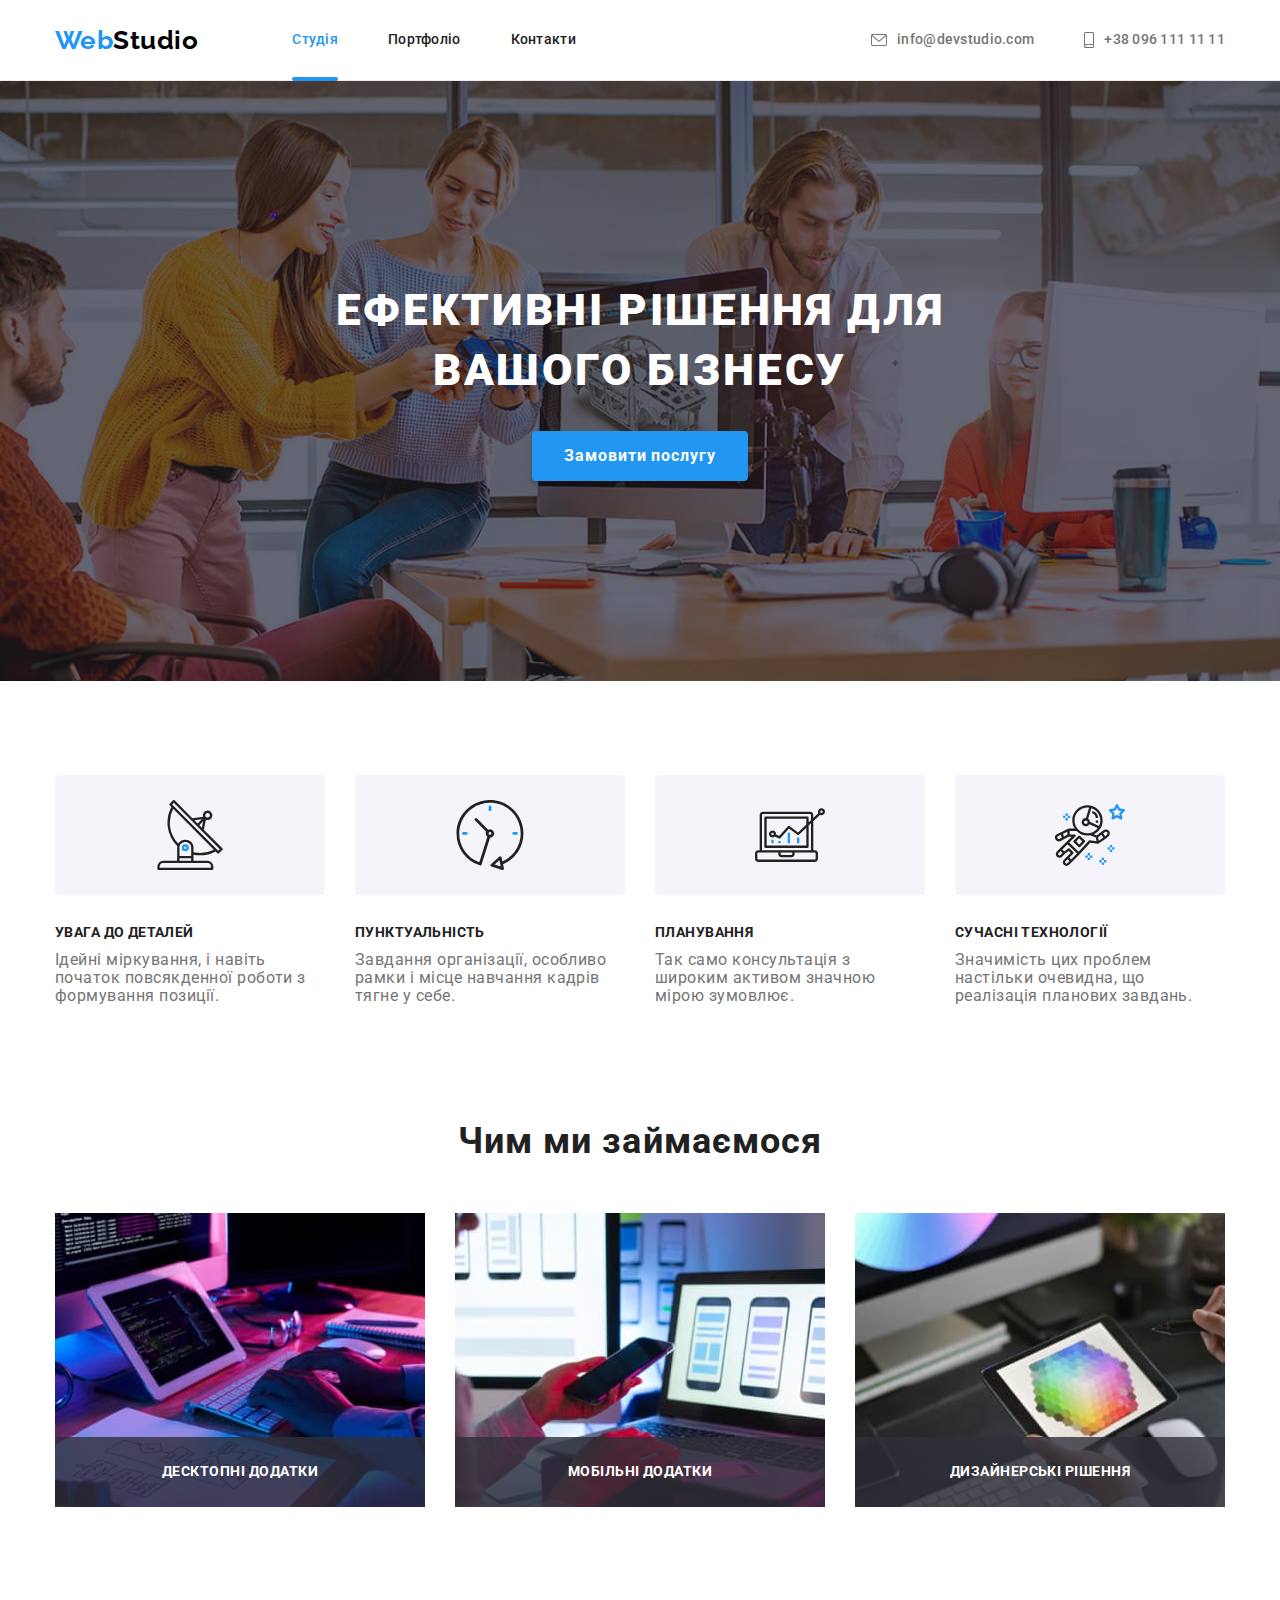
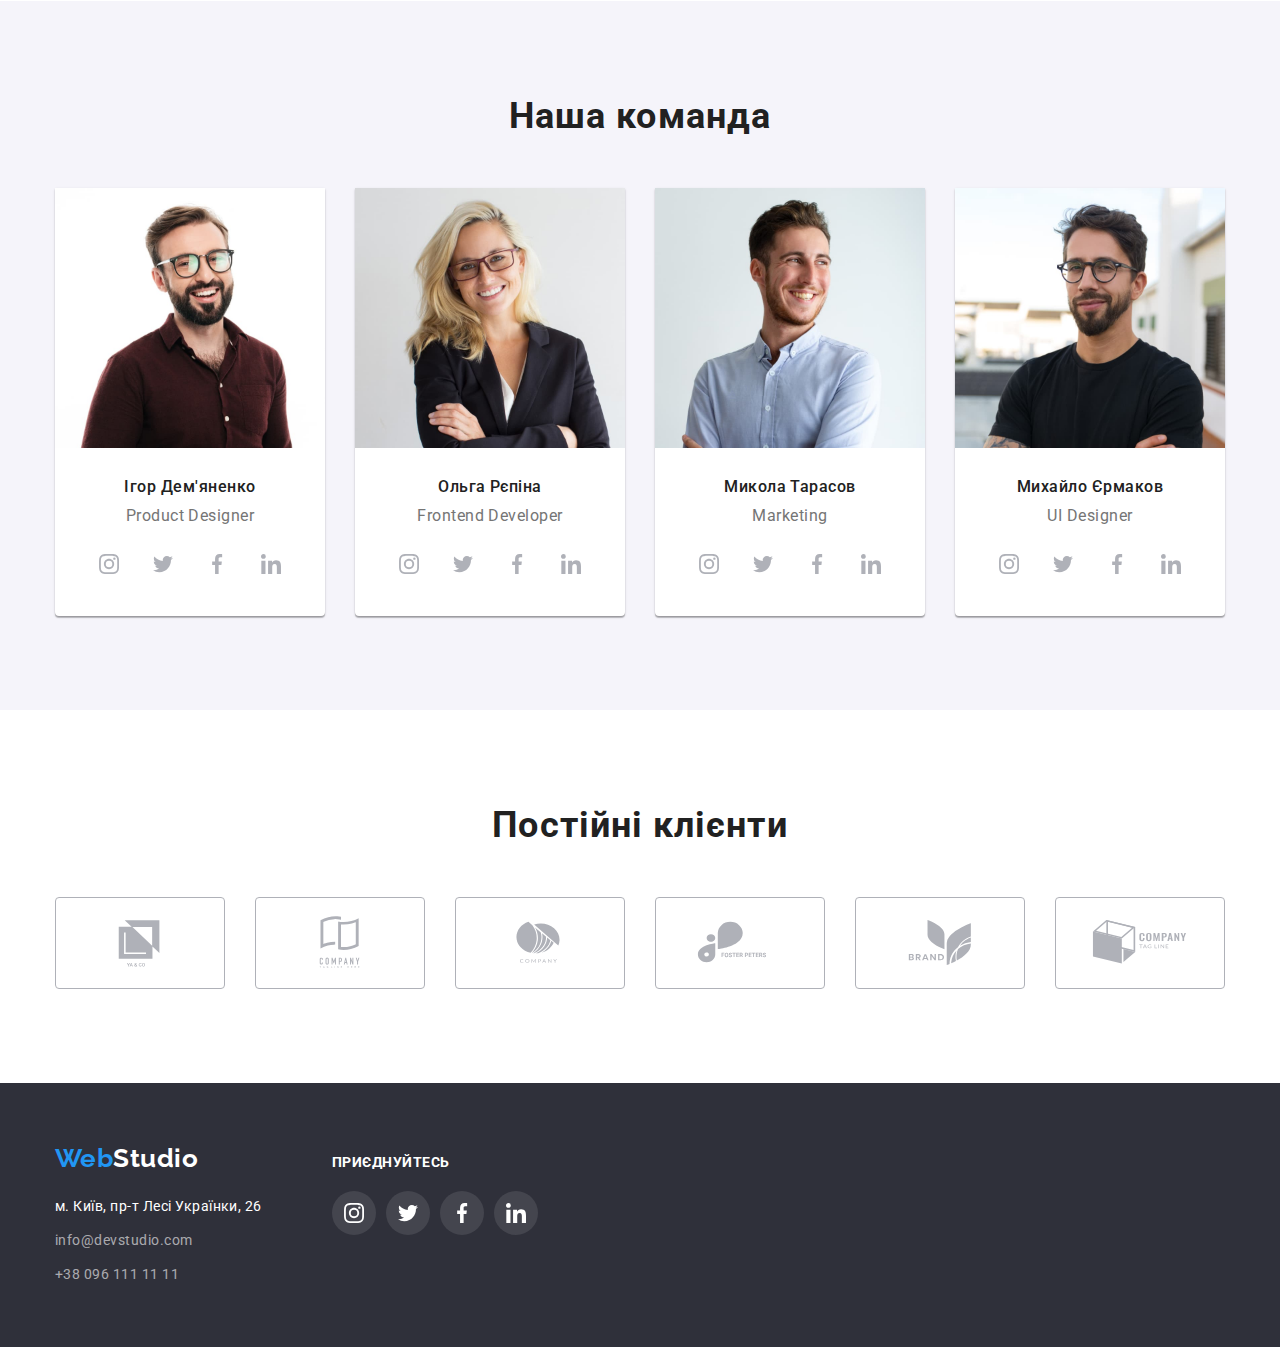
<file: index.html>
<!DOCTYPE html>
<html lang="uk">
<head>
    <meta charset="UTF-8">
    <meta http-equiv="X-UA-Compatible" content="IE=edge">
    <meta name="viewport" content="width=device-width, initial-scale=1.0">
    <title lang="en">Студія | WebStudio</title>
    <link rel="stylesheet" href="https://cdnjs.cloudflare.com/ajax/libs/modern-normalize/1.1.0/modern-normalize.min.css">
    <link rel="preconnect" href="https://fonts.googleapis.com">
    <link rel="preconnect" href="https://fonts.gstatic.com" crossorigin>
    <link href="https://fonts.googleapis.com/css2?family=Raleway:wght@700&family=Roboto:wght@400;500;700;900&display=swap"
        rel="stylesheet">
    <link href="./css/styles.css" rel="stylesheet" >
</head>
<body>
    <header class="header">
        <div class="container nav">
            <nav>
                <ul class="site-nav">
                    <li class="logo-item">
                        <a class="header-logo" href="./index.html" lang="en">
                            Web<span class="header-logo-color">Studio</span>
                        </a>
                    </li>
                    <li class="nav-item">
                        <a class="header-link nav-link curent" href="./index.html">
                            Студія
                        </a>
                    </li>
                    <li class="nav-item">
                        <a class="header-link nav-link" href="./portfolio.html">
                            Портфоліо
                        </a>  
                    </li>
                    <li class="nav-item">
                        <a class="header-link nav-link" href="#contacts">
                            Контакти
                        </a>  
                    </li>
                </ul>
            </nav>
            <ul class="heder-contacts">
                <li class="contact-item">
                    <a class="header-link contact-link" href="mailto:info@devstudio.com">
                        <svg class="icon-envelope" width="16" height="12">
                            <use href="./images/icons.svg#icon-envelope">
                            </use>
                        </svg>
                        <span>info@devstudio.com</span>
                    </a>
                </li>
                <li class="contact-item">
                    <a class="header-link contact-link" href="tel:+380961111111">
                        <svg class="icon-smartphone" width="10" height="16">
                            <use href="./images/icons.svg#icon-smartphone">
                            </use>
                        </svg>
                        <span>+38 096 111 11 11</span>
                    </a>
                </li>
            </ul>
        </div>
    </header>
    <main>
        <section class=" section hero-section">
            <h1 class="hero-title">
                Ефективні рішення для вашого бізнесу
            </h1>
            <button type="button" class="hero-btn" data-modal-open >
                Замовити послугу
            </button>
        </section >
        <section class="benefits-section section">
            <div class="container">
                <h2 class="visually-hidden">
                    Наші переваги
                </h2>
                <ul class="benefits-container">
                    <li class="benefits-item">
                        <div class="benefits-icon-bg">
                            <svg width="70" height="70">
                                <use href="./images/icons.svg#icon-antenna"></use>
                            </svg>
                        </div>
                        <h3 class="title sub-title">
                            Увага до деталей
                        </h3>
                        <p>
                            Ідейні міркування, і навіть початок повсякденної роботи з формування позиції.
                        </p>
                    </li>
                    <li class="benefits-item">
                        <div class="benefits-icon-bg">
                            <svg width="70" height="70">
                                <use href="./images/icons.svg#icon-clock"></use>
                            </svg>
                        </div>
                        <h3 class="title sub-title">
                            Пунктуальність
                        </h3>
                        <p>
                            Завдання організації, особливо рамки і місце навчання кадрів тягне у себе.
                        </p>
                    </li>
                    <li class="benefits-item">
                        <div class="benefits-icon-bg">
                            <svg width="70" height="70">
                                <use href="./images/icons.svg#icon-diagram"></use>
                            </svg>
                        </div>
                        <h3 class="title sub-title">
                            Планування
                        </h3>
                        <p>
                            Так само консультація з широким активом значною мірою зумовлює.
                        </p>
                    </li>
                    <li class="benefits-item">
                        <div class="benefits-icon-bg">
                            <svg width="70" height="70">
                                <use href="./images/icons.svg#icon-astronaut"></use>
                            </svg>
                        </div>
                        <h3 class="title sub-title">
                            Сучасні технології
                        </h3>
                        <p>
                            Значимість цих проблем настільки очевидна, що реалізація планових завдань.
                        </p>
                    </li>
                </ul>
            </div>
        </section>
        <section class=" section we-do-section">
           <div class="container">
            <h2 class="title section-title">
                Чим ми займаємося
            </h2>
            <ul class="we-do-container">
                <li class="we-do-items">
                    <img src="./images/we-do1.jpg" alt="Кодування" width="370">
                    <div class="we-do-descr">
                        <p class="white-title">Десктопні додатки</p>
                    </div>
                </li>
                <li class="we-do-items">
                    <img src="./images/we-do2.jpg" alt="Розробка мобільного додатку" width="370">
                    <div class="we-do-descr">
                        <p class="white-title">Мобільні додатки</p>
                    </div>
                </li>
                <li class="we-do-items">
                    <img src="./images/we-do3.jpg" alt="Палітра" width="370">
                    <div class="we-do-descr">
                        <p class="white-title">Дизайнерські рішення</p>
                    </div>
                </li>
            </ul>
           </div>
        </section>
        <section class=" section team-section">
            <div class="container">
                <h2 class="title section-title">
                    Наша команда
                </h2>
                <ul class="team-container">
                    <li class="team-card">
                        <img src="./images/product.jpg" alt="Дизайнер продукту" width="270">
                        <div class="name-container">
                            <h3 class="title name">
                                Ігор Дем'яненко
                            </h3>
                            <p lang="en" class="box-descr">
                                Product Designer
                            </p>
                            <ul class="flex-links">
                                <li>
                                    <a href="#" class="social-links">
                                        <svg class="icon-color" width="20" height="20">
                                            <use href="./images/icons.svg#icon-instagram"></use>
                                        </svg>
                                    </a>
                                </li>
                                <li>
                                    <a href="#" class="social-links">
                                        <svg class="icon-color" width="20" height="20">
                                            <use href="./images/icons.svg#icon-twitter"></use>
                                        </svg>
                                    </a>
                                </li>
                                <li>
                                    <a href="#" class="social-links">
                                        <svg class="icon-color" width="20" height="20">
                                            <use href="./images/icons.svg#icon-facebook"></use>
                                        </svg>
                                    </a>
                                </li>
                                <li>
                                    <a href="#" class="social-links">
                                        <svg class="icon-color" width="20" height="20">
                                            <use href="./images/icons.svg#icon-linkedin"></use>
                                        </svg>
                                    </a>
                                </li>
                            </ul>
                        </div>
                    </li>
                    <li class="team-card">
                        <img src="./images/frontend.jpg" alt="Розробник інтерфейсу" width="270">
                        <div class="name-container">
                            <h3 class="title name">
                                Ольга Рєпіна
                            </h3>
                            <p lang="en" class="box-descr">
                                Frontend Developer
                            </p>
                            <ul class="flex-links">
                                <li>
                                    <a href="#" class="social-links">
                                        <svg class="icon-color" width="20" height="20">
                                            <use href="./images/icons.svg#icon-instagram"></use>
                                        </svg>
                                    </a>
                                </li>
                                <li>
                                    <a href="#" class="social-links">
                                        <svg class="icon-color" width="20" height="20">
                                            <use href="./images/icons.svg#icon-twitter"></use>
                                        </svg>
                                    </a>
                                </li>
                                <li>
                                    <a href="#" class="social-links">
                                        <svg class="icon-color" width="20" height="20">
                                            <use href="./images/icons.svg#icon-facebook"></use>
                                        </svg>
                                    </a>
                                </li>
                                <li>
                                    <a href="#" class="social-links">
                                        <svg class="icon-color" width="20" height="20">
                                            <use href="./images/icons.svg#icon-linkedin"></use>
                                        </svg>
                                    </a>
                                </li>
                            </ul>
                        </div>
                    </li>
                    <li class="team-card">
                        <img src="./images/marketing.jpg" alt="Працівник маркетингу" width="270">
                        <div class="name-container">
                            <h3 class="title name">
                                Микола Тарасов
                            </h3>
                            <p lang="en" class="box-descr">
                                Marketing
                            </p>
                            <ul class="flex-links">
                                <li>
                                    <a href="#" class="social-links">
                                        <svg class="icon-color" width="20" height="20">
                                            <use href="./images/icons.svg#icon-instagram"></use>
                                        </svg>
                                    </a>
                                </li>
                                <li>
                                    <a href="#" class="social-links">
                                        <svg class="icon-color" width="20" height="20">
                                            <use href="./images/icons.svg#icon-twitter"></use>
                                        </svg>
                                    </a>
                                </li>
                                <li>
                                    <a href="#" class="social-links">
                                        <svg class="icon-color" width="20" height="20">
                                            <use href="./images/icons.svg#icon-facebook"></use>
                                        </svg>
                                    </a>
                                </li>
                                <li>
                                    <a href="#" class="social-links">
                                        <svg class="icon-color" width="20" height="20">
                                            <use href="./images/icons.svg#icon-linkedin"></use>
                                        </svg>
                                    </a>
                                </li>
                            </ul>
                        </div>
                    </li>
                    <li class="team-card">
                        <img src="./images/ui.jpg" alt="Дизайнер інтерфейсу користувача" width="270">
                        <div class="name-container">
                            <h3 class="title name">
                                Михайло Єрмаков
                            </h3>
                            <p lang="en" class="box-descr">
                                UI Designer
                            </p>
                            <ul class="flex-links">
                                <li>
                                    <a href="#" class="social-links">
                                        <svg class="icon-color" width="20" height="20">
                                            <use href="./images/icons.svg#icon-instagram"></use>
                                        </svg>
                                    </a>
                                </li>
                                <li>
                                    <a href="#" class="social-links">
                                        <svg class="icon-color" width="20" height="20">
                                            <use href="./images/icons.svg#icon-twitter"></use>
                                        </svg>
                                    </a>
                                </li>
                                <li>
                                    <a href="#" class="social-links">
                                        <svg class="icon-color" width="20" height="20">
                                            <use href="./images/icons.svg#icon-facebook"></use>
                                        </svg>
                                    </a>
                                </li>
                                <li>
                                    <a href="#" class="social-links">
                                        <svg class="icon-color" width="20" height="20">
                                            <use href="./images/icons.svg#icon-linkedin"></use>
                                        </svg>
                                    </a>
                                </li>
                            </ul>
                        </div>
                    </li>
                    </ul>
            </div>
        </section>
        <section class="section partners-section">
            <div class="container">
                <h2 class="title section-title">
                    Постійні клієнти
                </h2>
                <ul class="partners-flex">
                    <li class="partners-item">
                        <a href="#" class="partners-links">
                            <svg class="icon-color" width="106" height="60">
                                <use href="./images/icons.svg#icon-yaco"></use>
                            </svg>
                        </a>
                    </li>
                    <li class="partners-item">
                        <a href="#" class="partners-links">
                            <svg class="icon-color" width="106" height="60">
                                <use href="./images/icons.svg#icon-tagline"></use>
                            </svg>
                        </a>
                    </li>
                    <li class="partners-item">
                        <a href="#" class="partners-links">
                            <svg class="icon-color" width="106" height="60">
                                <use href="./images/icons.svg#icon-company"></use>
                            </svg>
                        </a>
                    </li>
                    <li class="partners-item">
                        <a href="#" class="partners-links">
                            <svg class="icon-color" width="106" height="60">
                                <use href="./images/icons.svg#icon-foster"></use>
                            </svg>
                        </a>
                    </li>
                    <li class="partners-item">
                        <a href="#" class="partners-links">
                            <svg class="icon-color" width="106" height="60">
                                <use href="./images/icons.svg#icon-brand"></use>
                            </svg>
                        </a>
                    </li>
                    <li class="partners-item">
                        <a href="#" class="partners-links">
                            <svg class="icon-color" width="106" height="60">
                                <use href="./images/icons.svg#icon-cube"></use>
                            </svg>
                        </a>
                    </li>
                </ul>
            </div>

        </section>
    </main>
    <footer class="footer">
       <div class="container">
        <div class="footer-flex">
            <address class="contacts">
                <a class="footer-logo" href="./index.html" lang="en">
                    Web<span class="footer-logo-color">Studio</span>
                </a>
                <ul id="contacts">
                    <li class="contacts-item">
                        <a class="address footer-link" href="https://goo.gl/maps/CPtrU1FHBa2aNyZL9" target="_blank"
                            rel="noopener noreferrer nofollow">
                            м. Київ, пр-т Лесі Українки, 26
                        </a>
                    </li>
                    <li class="contacts-item">
                        <a class="footer-link" href="mailto:info@devstudio.com">
                            info@devstudio.com
                        </a>
                    </li>
                    <li class="contacts-item">
                        <a class="footer-link" href="tel:+380961111111">
                            +38 096 111 11 11
                        </a>
                    </li>
                </ul>
            </address>
            <div class="join-container">
                <h2 class="white-title">
                    Приєднуйтесь
                </h2>
                <ul class="join-flex">
                    <li>
                        <a href="#" class="join-links">
                            <svg class="icon-color" width="20" height="20">
                                <use href="./images/icons.svg#icon-instagram"></use>
                            </svg>
                        </a>
                    </li>
                    <li>
                        <a href="#" class="join-links">
                            <svg width="20" height="20">
                                <use class="icon-color" href="./images/icons.svg#icon-twitter"></use>
                            </svg>
                        </a>
                    </li>
                    <li>
                        <a href="#" class="join-links">
                            <svg class="icon-color" width="20" height="20">
                                <use href="./images/icons.svg#icon-facebook"></use>
                            </svg>
                        </a>
                    </li>
                    <li>
                        <a href="#" class="join-links">
                            <svg class="icon-color" width="20" height="20">
                                <use href="./images/icons.svg#icon-linkedin"></use>
                            </svg>
                        </a>
                    </li>
                </ul>
            </div>
        </div>
       </div>
    </footer>
    <div class="backdrop is-hidden" data-modal>
        <div class="modal">
            <button class="close-btn" type="button" data-modal-close></button>
        </div>
    </div>
    <script src="./js/modal.js"></script>
</body>
</html>
</file>
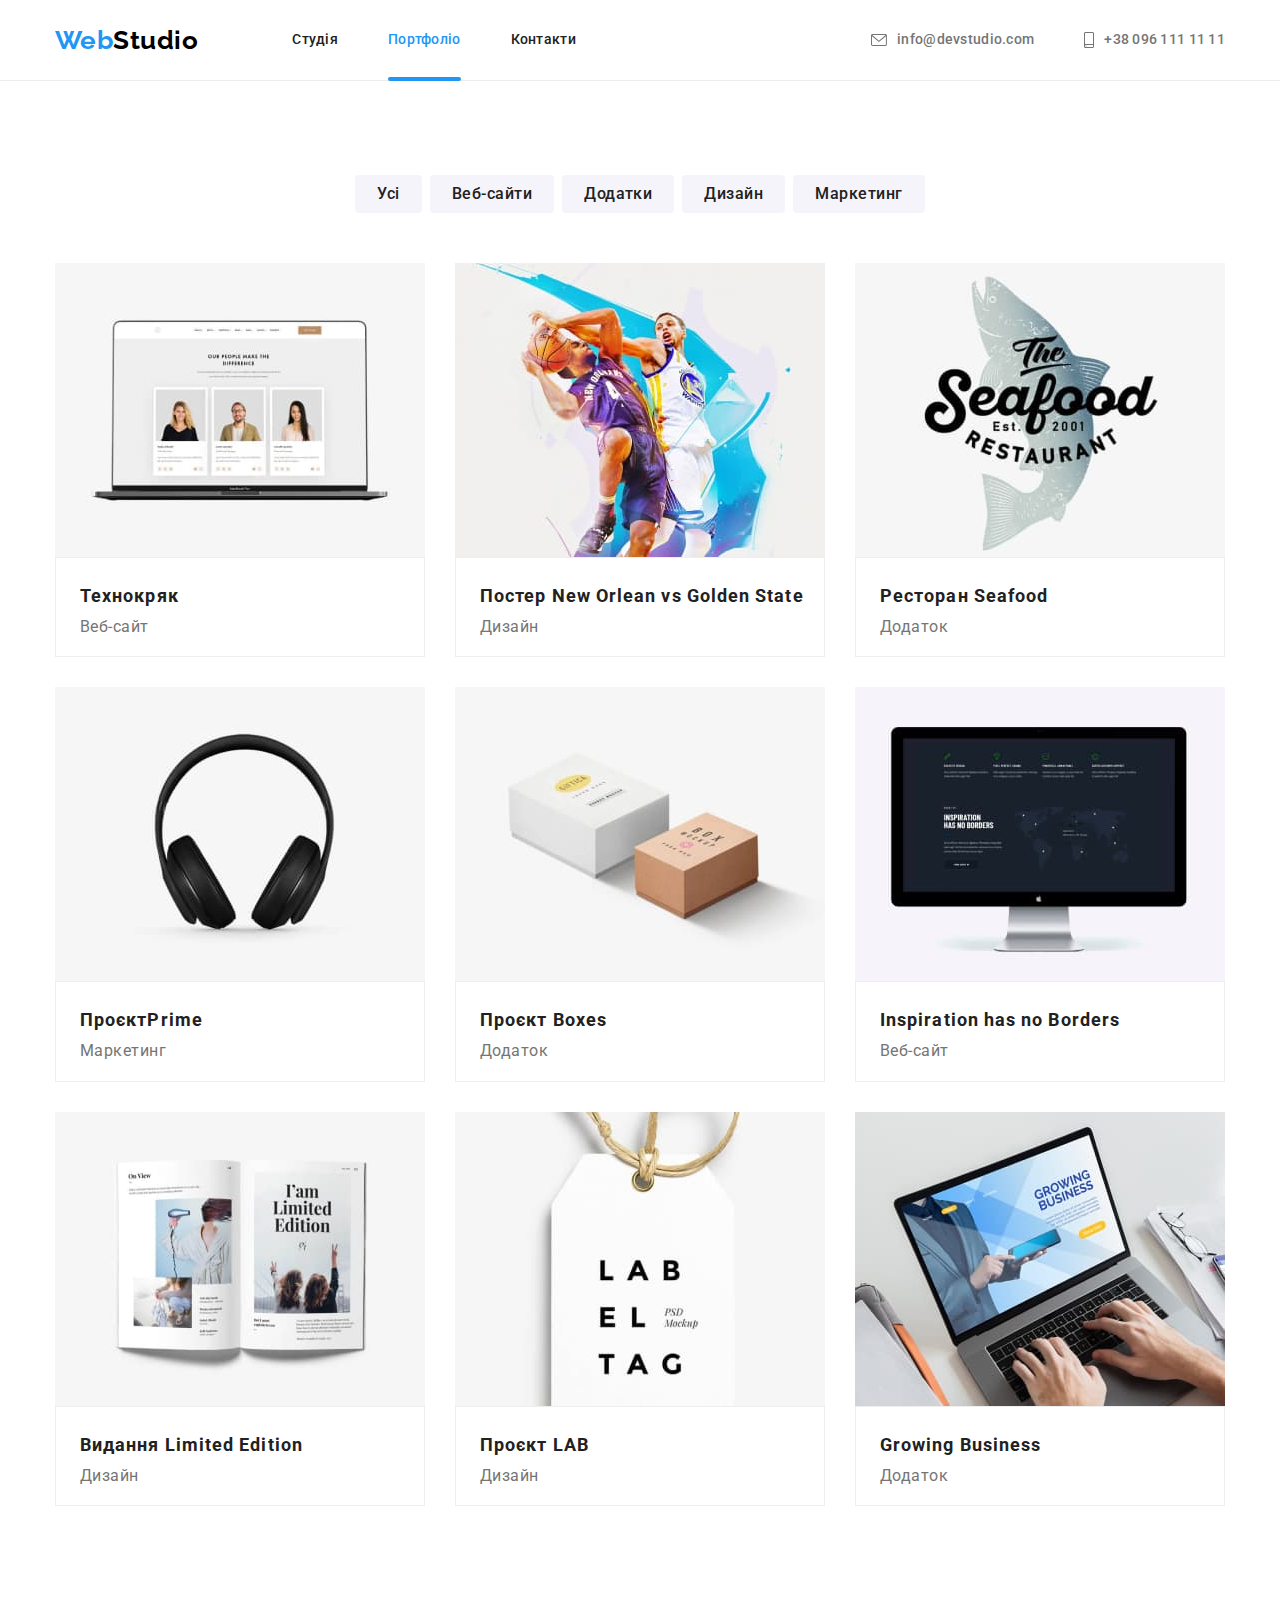
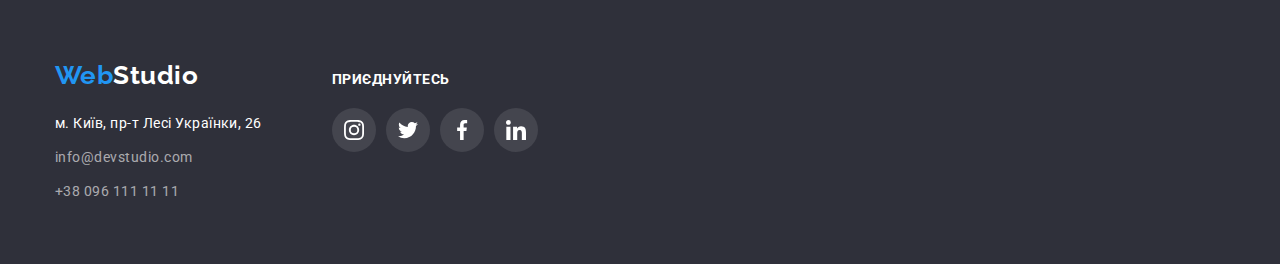
<file: portfolio.html>
<!DOCTYPE html>
<html lang="uk">
<head>
    <meta charset="UTF-8">
    <meta http-equiv="X-UA-Compatible" content="IE=edge">
    <meta name="viewport" content="width=device-width, initial-scale=1.0">
    <title>Портфоліо | WebStudio</title>
    <link rel="stylesheet" href="https://cdnjs.cloudflare.com/ajax/libs/modern-normalize/1.1.0/modern-normalize.min.css">
    <link rel="preconnect" href="https://fonts.googleapis.com">
    <link rel="preconnect" href="https://fonts.gstatic.com" crossorigin>
    <link href="https://fonts.googleapis.com/css2?family=Raleway:wght@700&family=Roboto:wght@400;500;700;900&display=swap"
        rel="stylesheet">
    <link rel="stylesheet" href="./css/styles.css">
</head>
<body>
    <header class="header">
        <div class="container nav">
            <nav>
                <ul class="site-nav">
                    <li class="logo-item">
                        <a class="header-logo" href="./index.html" lang="en">
                            Web<span class="header-logo-color">Studio</span>
                        </a>
                    </li>
                    <li class="nav-item">
                        <a class="header-link nav-link" href="./index.html">
                            Студія
                        </a>
                    </li>
                    <li class="nav-item">
                        <a class="header-link nav-link curent" href="./portfolio.html">
                            Портфоліо
                        </a>
                    </li>
                    <li class="nav-item">
                        <a class="header-link nav-link" href="#contacts">
                            Контакти
                        </a>
                    </li>
                </ul>
            </nav>
            <ul class="heder-contacts">
                <li class="contact-item">
                    <a class="header-link contact-link" href="mailto:info@devstudio.com">
                        <svg class="icon-envelope" width="16" height="12">
                            <use href="./images/icons.svg#icon-envelope">
                            </use>
                        </svg>
                        <span>info@devstudio.com</span>
                    </a>
                </li>
                <li class="contact-item">
                    <a class="header-link contact-link" href="tel:+380961111111">
                        <svg class="icon-smartphone" width="10" height="16">
                            <use href="./images/icons.svg#icon-smartphone">
                            </use>
                        </svg>
                        <span>+38 096 111 11 11</span>
                    </a>
                </li>
            </ul>
        </div>
    </header>    
    <main>
        <section class=" section portfolio-section">
            <div class="container">
                <ul class="filters">
                    <li class="filter-item">
                        <button type="button" class="portfolio-btn">
                            Усі
                        </button>
                    </li>
                    <li class="filter-item">
                        <button type="button" class="portfolio-btn">
                            Веб-сайти
                        </button>
                    </li>
                    <li class="filter-item">
                        <button type="button" class="portfolio-btn">
                            Додатки
                        </button>
                    </li>
                    <li class="filter-item">
                        <button type="button" class="portfolio-btn">
                            Дизайн
                        </button>
                    </li>
                    <li class="filter-item">
                        <button type="button" class="portfolio-btn">
                            Маркетинг
                        </button>
                    </li>
                </ul>
                <h1 class="visually-hidden">Портфоліо</h1>
                <ul class="portfolio-container">
                    <li class="portfolio-card">
                        <a href="#" class="portfolio-links">
                            <div class="overlay-wrap">
                                <img src="./images/tech.jpg" alt="Ноутбук" width="370">
                                <div class="portfolio-overlay">
                                    <p class="overlay-text">
                                        Ресурс пропонує комплексні пропозиції з різним рівнем функціоналу та сервісів. Все це дозволить відвідувачу отримати
                                        вичерпні відомості про компанію чи приватну особу.
                                    </p>
                                </div>
                            </div>
                            <div class="descr-container">
                                <h2 class="title portfolio-title">Технокряк</h2>
                                <p class="card-descr">Веб-сайт</p>
                            </div>
                        </a>
                    </li>
                    <li class="portfolio-card">
                        <a href="#" class="portfolio-links">
                            <div class="overlay-wrap">
                                <img src="./images/nba.jpg" alt="Постер НБА" width="370">
                                <div class="portfolio-overlay">
                                        <p class="overlay-text">
                                            Ресурс пропонує комплексні пропозиції з різним рівнем функціоналу та сервісів. Все це дозволить відвідувачуотримати
                                            вичерпні відомості про компанію чи приватну особу.
                                        </p>
                                </div>
                            </div>
                            <div class="descr-container">
                                <h2 class="title portfolio-title">Постер <span lang="en">New Orlean vs Golden State</span></h2>
                                <p class="card-descr">Дизайн</p>
                            </div>
                        </a>
                    </li>
                    <li class="portfolio-card">
                        <a href="#" class="portfolio-links">
                            <div class="overlay-wrap">
                                <img src="./images/seafood.jpg" alt="Постер ресторану Seafood" width="370"> 
                                <div class="portfolio-overlay">
                                    <p class="overlay-text">
                                        Ресурс пропонує комплексні пропозиції з різним рівнем функціоналу та сервісів. Все це дозволить відвідувачу отримати
                                        вичерпні відомості про компанію чи приватну особу.
                                    </p>
                                </div>                                                  
                            </div>
                            <div class="descr-container">
                                <h2 class="title portfolio-title">Ресторан <span lang="en">Seafood</span></h2>
                                <p class="card-descr">Додаток</p>
                            </div>
                        </a>
                    </li>     
                    <li class="portfolio-card">
                        <a href="#" class="portfolio-links">
                            <div class="overlay-wrap">
                                <img src="./images/prime.jpg" alt="Бездротові навушники" width="370">
                                <div class="portfolio-overlay">
                                    <p class="overlay-text">
                                        Ресурс пропонує комплексні пропозиції з різним рівнем функціоналу та сервісів. Все це дозволить відвідувачу отримати
                                        вичерпні відомості про компанію чи приватну особу.
                                    </p>
                                </div>
                            </div>
                            <div class="descr-container">
                                <h2 class="title portfolio-title">Проєкт<span lang="en">Prime</span></h2>
                                <p class="card-descr">Маркетинг</p>
                            </div>
                        </a>
                    </li>
                    <li class="portfolio-card">
                        <a href="#" class="portfolio-links">
                            <div class="overlay-wrap">
                                <img src="./images/boxes.jpg" alt="Картонны коробки" width="370">
                                <div class="portfolio-overlay">
                                    <p class="overlay-text">
                                        Ресурс пропонує комплексні пропозиції з різним рівнем функціоналу та сервісів. Все це дозволить відвідувачу отримати
                                        вичерпні відомості про компанію чи приватну особу.
                                    </p>
                                </div>
                            </div>
                            <div class="descr-container">
                                <h2 class="title portfolio-title">Проєкт <span lang="en">Boxes</span></h2>
                                <p class="card-descr">Додаток</p>
                            </div>
                        </a>
                    </li>
                    <li class="portfolio-card">
                        <a href="#" class="portfolio-links">
                            <div class="overlay-wrap">
                                <img src="./images/inspiration.jpg" alt="Монітор" width="370">
                                <div class="portfolio-overlay">
                                    <p class="overlay-text">
                                        Ресурс пропонує комплексні пропозиції з різним рівнем функціоналу та сервісів. Все це дозволить відвідувачу отримати
                                        вичерпні відомості про компанію чи приватну особу.
                                    </p>
                                </div>
                            </div>
                            <div class="descr-container">
                                <h2 class="title portfolio-title" lang="en">Inspiration has no Borders</h2>
                                <p class="card-descr">Веб-сайт</p>
                            </div>
                        </a>
                    </li>
                    <li class="portfolio-card">
                        <a href="#" class="portfolio-links">
                            <div class="overlay-wrap">
                                <img src="./images/limited-edition.jpg" alt="Розгорнута книга" width="370">
                                <div class="portfolio-overlay">
                                    <p class="overlay-text">
                                        Ресурс пропонує комплексні пропозиції з різним рівнем функціоналу та сервісів. Все це дозволить відвідувачу отримати
                                        вичерпні відомості про компанію чи приватну особу.
                                    </p>
                                </div>
                            </div>
                            <div class="descr-container">
                                <h2 class="title portfolio-title">Видання <span lang="en">Limited Edition</span></h2>
                                <p class="card-descr">Дизайн</p>
                            </div>
                        </a>
                    </li>
                    <li class="portfolio-card">
                        <a href="#" class="portfolio-links">
                            <div class="overlay-wrap">
                                <img src="./images/lab.jpg" alt="Паперова бирка" width="370">
                                <div class="portfolio-overlay">
                                    <p class="overlay-text">
                                        Ресурс пропонує комплексні пропозиції з різним рівнем функціоналу та сервісів. Все це дозволить відвідувачу отримати
                                        вичерпні відомості про компанію чи приватну особу.
                                    </p>
                                </div>
                            </div>
                            <div class="descr-container">
                                <h2 class="title portfolio-title">Проєкт <span lang="en">LAB</span></h2>
                                <p class="card-descr">Дизайн</p>
                            </div>
                        </a>
                    </li>
                    <li class="portfolio-card">
                        <a href="#" class="portfolio-links">
                            <div class="overlay-wrap">
                                <img src="./images/business.jpg" alt="Друк на ноутбуці" width="370">
                                <div class="portfolio-overlay">
                                    <p class="overlay-text">
                                        Ресурс пропонує комплексні пропозиції з різним рівнем функціоналу та сервісів. Все це дозволить відвідувачу отримати
                                        вичерпні відомості про компанію чи приватну особу.
                                    </p>
                                </div>                           
                             </div>
                            <div class="descr-container">
                                <h2 class="title portfolio-title" lang="en">Growing Business</h2>
                                <p class="card-descr">Додаток</p>
                            </div>
                        </a> 
                    </li>
                </ul>
            </div>
        </section>
    </main>
    <footer class="footer">
        <div class="container">
            <div class="footer-flex">
                <address class="contacts">
                <a class="footer-logo" href="./index.html" lang="en">
                    Web<span class="footer-logo-color">Studio</span>
                    </a>
                    <ul id="contacts">
                        <li class="contacts-item">
                            <a class="address footer-link" href="https://goo.gl/maps/CPtrU1FHBa2aNyZL9" target="_blank"
                                rel="noopener noreferrer nofollow">
                                м. Київ, пр-т Лесі Українки, 26
                            </a>
                        </li>
                        <li class="contacts-item">
                            <a class="footer-link" href="mailto:info@devstudio.com">
                                info@devstudio.com
                            </a>
                        </li>
                        <li class="contacts-item">
                            <a class="footer-link" href="tel:+380961111111">
                                +38 096 111 11 11
                            </a>
                        </li>
                    </ul>
                </address>
                <div class="join-container">
                    <h2 class="white-title">
                        Приєднуйтесь
                    </h2>
                    <ul class="join-flex">
                        <li>
                            <a href="#" class="join-links">
                                <svg class="icon-color" width="20" height="20">
                                    <use href="./images/icons.svg#icon-instagram"></use>
                                </svg>
                            </a>
                        </li>
                        <li>
                            <a href="#" class="join-links">
                                <svg width="20" height="20">
                                    <use class="icon-color" href="./images/icons.svg#icon-twitter"></use>
                                </svg>
                            </a>
                        </li>
                        <li>
                            <a href="#" class="join-links">
                                <svg class="icon-color" width="20" height="20">
                                    <use href="./images/icons.svg#icon-facebook"></use>
                                </svg>
                            </a>
                        </li>
                        <li>
                            <a href="#" class="join-links">
                                <svg class="icon-color" width="20" height="20">
                                    <use href="./images/icons.svg#icon-linkedin"></use>
                                </svg>
                            </a>
                        </li>
                    </ul>
                </div>
            </div>
        </div>
    </footer>
</body>
</html>
</file>
<file: css/styles.css>
body {
    font-family: 'Roboto', sans-serif;
    color: var(--descr-color);
    letter-spacing: 0.03em;
    margin: 0;
}

:root {
    --accent-color: #2196F3;
    --title-color: #212121;
    --descr-color: #757575;
    --main-white: #FFFFFF;
    --sub-white: rgba(255, 255, 255, 0.6);
    --footer-bg: #2F303A;
    --border-color: #ECECEC;
    --logo-color: #000000;
    --team-bg: #F5F4FA;
    --card-bg: #FFFFFF;
    --links-color: #AFB1B8;
    --hero-btn-hover: #188CE8;
    --card-set-gap: 30px;
    --card-shadow:  0px 1px 3px rgba(0, 0, 0, 0.12),
                    0px 1px 1px rgba(0, 0, 0, 0.14),
                    0px 2px 1px rgba(0, 0, 0, 0.2);
    --btn-shadow:   0px 3px 1px rgba(0, 0, 0, 0.1),
                    0px 1px 2px rgba(0, 0, 0, 0.08),
                    0px 2px 2px rgba(0, 0, 0, 0.12)
}

h1, 
h2, 
h3, 
h4, 
h5, 
h6, 
p, 
ul {
    margin: 0;
    padding: 0;
    list-style: none;
}

img {
    display: block;
    max-width: 100%;
    height: auto;
}

.header{
    border-bottom: 1px solid #ECECEC;
}

.container {
    width: 1200px;
    margin: 0 auto;
    padding: 0 15px;
}

.section {
    padding: 94px 0;
    
}

.nav {
    display: flex;
    align-items: center;
}

.logo-item {
    margin-right: 94px;
}

.header-logo {
    font-family: 'Raleway';
    font-weight: 700;
    font-size: 26px;
    line-height: 1.19;
    color: var(--accent-color);
    text-decoration: none;
    padding: 24px 0;
}

.header-logo-color {
    color: #000000;
}

.header-link {
    display: block;
    font-weight: 500;
    font-size: 14px;
    line-height: 1.14;
    letter-spacing: 0.02em;
    text-decoration: none;
    padding: 32px 0;
    transition: color 250ms cubic-bezier(0.4, 0, 0.2, 1);
    
}

.site-nav {
    display: flex;
    align-items: center;
}

.nav-item:not(:last-child) {
    margin-right: 50px;
}

.nav-link {
    color: var(--title-color);
}

.heder-contacts {
    display: flex;
    margin-left: auto;
}

.contact-item+.contact-item {
    margin-left: 50px;
}

.contact-link {
    display: flex;
    color: inherit;
    align-items: center;
}

.icon-envelope {
    fill: currentColor;
    margin-right: 10px;
}

.icon-smartphone {
    fill: currentColor;
    margin-right: 10px;
}

.header-link:hover,
.header-link:focus {
    color: var(--accent-color);
}

.curent {
    color: var(--accent-color);
    position: relative;
}

.curent::after {
    content: "";
    position: absolute;
    display: block;
    bottom: -1px;
    width: 100%;
    height: 4px;
    border-radius: 2px;
    background-color: var(--accent-color);
}

.hero-section {
    background-image: linear-gradient(rgba(47, 48, 58, 0.4), rgba(47, 48, 58, 0.4)),
    url(../images/hero-img.jpg);
    background-color: var(--footer-bg);
    padding: 200px;
    text-align: center;
    max-width: 1600px;
    margin: 0 auto;
    background-repeat: no-repeat;
    background-position: center;
}

.hero-title {
    color: var(--main-white);
    text-transform: uppercase;
    font-weight: 900;
    font-size: 44px;
    line-height: 1.36;
    letter-spacing: 0.06em;
    margin: 0 auto 30px;
    width: 696px;
}

.hero-btn {
    color: var(--main-white);
    background-color: var(--accent-color);
    min-width: 216px;
    height: 50px;
    box-shadow: 0px 4px 4px rgba(0, 0, 0, 0.15);
    border-radius: 4px;
    border: none;
    cursor: pointer;
    font-weight: 700;
    font-size: 16px;
    line-height: 1.5;
    letter-spacing: 0.06em;
    font-family: inherit;
    transition: background-color 250ms cubic-bezier(0.4, 0, 0.2, 1);
}

.hero-btn:hover,
.hero-btn:focus {
    background-color: var(--hero-btn-hover);
}

.title {
    color: var(--title-color);
    font-weight: 700;
}

.section-title {
    font-size: 36px;
    line-height: 1.2;
    letter-spacing: 0.03em;
    text-align: center;
    margin-bottom: 50px;
}

.visually-hidden {
    position: absolute;
    white-space: nowrap;
    width: 1px;
    height: 1px;
    overflow: hidden;
    border: 0;
    padding: 0;
    clip: rect(0 0 0 0);
    clip-path: inset(50%);
    margin: -1px;
}

.benefits-container {
    display: flex;
    justify-content: space-between;
}

.benefits-item {
    width: calc(100%/4 - 30px/4*3);
    margin-bottom: 20px;
}

.benefits-icon-bg {
    width: 100%;
    height: 120px;
    background-color: var(--team-bg);
    display: flex;
    align-items: center;
    justify-content: center;
    border-radius: 4px;
    margin-bottom: 30px;
}

.sub-title {
    font-size: 14px;
    line-height: 1.14;
    letter-spacing: 0.03em;
    text-transform: uppercase;
    margin-bottom: 10px;
}

.we-do-section {
    padding-top: 0;
}

.we-do-container {
    display: flex;
    justify-content: space-between;
}

.we-do-items {
    width: calc(100%/3 - 30px/3*2);
    text-align: center;
    position: relative;
}

.we-do-descr {
    display: flex;
    align-items: center;
    justify-content: center;
    width: 100%;
    background-color: rgba(47, 48, 58, 0.8);
    height: 70px;
    padding: 10px;
    position: absolute;
    bottom: 0;
}

.name {
    font-weight: 500;
    font-size: 16px;
    line-height: 1.18;
    margin-bottom: 10px;
}

.box-descr {
    line-height: 1.18;
}

.team-section {
    background-color: var(--team-bg);
}

.team-container {
    display: flex;
    justify-content: space-between;
}

.team-card {
    text-align: center;
    display: block;
    background-color: var(--card-bg);
    width: calc(100%/4 - 30px/4*3);
    box-shadow: var(--card-shadow);
    border-radius: 0px 0px 4px 4px;
        
}

.name-container {
    padding: 30px 32px;
}

.flex-links {
    display: flex;
    justify-content: space-between;
    margin-top: 16px;
}

.social-links {
    display: flex;
    align-items: center;
    justify-content: center;
    width: 44px;
    height: 44px;
    border-radius: 50%;
    color: var(--links-color);
    background-color: var(--main-white);
    transition: background-color 250ms cubic-bezier(0.4, 0, 0.2, 1),
                color 250ms cubic-bezier(0.4, 0, 0.2, 1);
}
    
    .social-links:hover,
    .social-links:focus {
        background-color: var(--accent-color);
        color: var(--main-white);
}

.partners-flex {
    display: flex;
    justify-content: space-between;
}

.partners-item {
    width: calc(100%/6 - 30px/6*5);
    height: 92px;
}

.partners-links {
    display: flex;
    align-items: center;
    justify-content: center;
    width: 100%;
    height: 100%;
    border: 1px solid var(--links-color);
    border-radius: 4px;
    color: var(--links-color);
    transition: border-color 250ms cubic-bezier(0.4, 0, 0.2, 1),
                color 250ms cubic-bezier(0.4, 0, 0.2, 1);

}

.partners-links:hover,
.partners-links:focus {
    border-color: var(--accent-color);
    color: var(--accent-color);
}

.icon-color {
    fill: currentColor;
}

.footer {
    background-color: var(--footer-bg);
    padding: 60px 0;
}

.footer-logo {
    font-family: 'Raleway';
    font-weight: 700;
    font-size: 26px;
    line-height: 1.19;
    color: var(--accent-color);
    text-decoration: none;
}

.footer-logo-color{
    color: var(--main-white);
    text-decoration: none;
    margin-bottom: 20px;
}

.contacts {
    font-size: 14px;
    line-height: 1.71;
    color: var(--sub-white);
    font-style: normal;
}

.footer-link {
    text-decoration: none;
    color:inherit;
    transition: color 250ms cubic-bezier(0.4, 0, 0.2, 1);
}

.contacts-item:not(:last-child) {
    margin-bottom: 10px;
}

.contacts-item:first-child {
    margin-top: 20px;
}

.address {
    color: var(--main-white);
    width: 232px;
}

.join-container {
    width: 206px;
    margin-left: 70px;
}

.white-title {
    font-weight: 700;
    font-size: 14px;
    line-height: 1.14;
    text-transform: uppercase;
    color: var(--main-white);
}

.footer-flex {
    display: flex;
    align-items: baseline;
}
.join-flex {
    display: flex;
    justify-content: space-between;
}

.join-links {
    display: flex;
    width: 44px;
    height: 44px;
    align-items: center;
    justify-content: center;
    border-radius: 50%;
    background-color: rgba(255, 255, 255, 0.1) ;
    color: var(--main-white);
    margin-top: 20px;
    transition: background-color 250ms cubic-bezier(0.4, 0, 0.2, 1);
}

.join-links:hover,
.join-links:focus {
    background-color: var(--accent-color);
    
}

.footer-link:hover,
.footer-link:focus {
    color: var(--accent-color);
}

.portfolio-section {
    background-color: var(--main-white);
}

.filters {
    padding-bottom: 50px;
    display: flex;
    justify-content: center;
}

.filter-item:not(:last-child) {
    margin-right: 8px;
}

.portfolio-btn {
    background: #F5F4FA;
    color: var(--title-color);
    border-radius: 4px;
    height: 38px;
    font-weight: 500;
    font-size: 16px;
    line-height: 1.62;
    border: transparent;
    letter-spacing: 0.03em;
    padding: 6px 22px;
    transition: box-shadow 250ms cubic-bezier(0.4, 0, 0.2, 1),
                background-color 250ms cubic-bezier(0.4, 0, 0.2, 1),
                color 250ms cubic-bezier(0.4, 0, 0.2, 1) ;
}

.portfolio-btn:hover,
.portfolio-btn:focus {
    background-color: var(--accent-color);
    color: var(--main-white);
    box-shadow: var(--btn-shadow);
    cursor: pointer;
}

.portfolio-links {
    text-decoration: none;
    color: inherit;
    display: block;
    transition: box-shadow 250ms cubic-bezier(0.4, 0, 0.2, 1);
}

.portfolio-links:hover,
.portfolio-links:focus {
    box-shadow: 0px 1px 1px rgba(0, 0, 0, 0.12),
                0px 4px 4px rgba(0, 0, 0, 0.06),
                 1px 4px 6px rgba(0, 0, 0, 0.16);;
}

.overlay-wrap {
    position: relative;
    overflow: hidden;
}

.portfolio-overlay {
    display: flex;
    align-items: center;
    position: absolute;
    top: 0;
    left: 0;
    width: 100%;
    height: 100%;
    padding: 24px;
    background-color: rgba(33, 150, 243, 0.9);
    transform: translateY(101%);
    transition: transform 250ms cubic-bezier(0.4, 0, 0.2, 1);
}

.overlay-text {
    font-size: 18px;
    line-height: 1.56;
    color: var(--main-white);
}

.portfolio-links:hover .portfolio-overlay,
.portfolio-links:focus .portfolio-overlay {
    transform: translateY(0);
}




.portfolio-container {
    display: flex;
    flex-wrap: wrap;
}

.portfolio-card {
    background-color: var(--card-bg);
    width: calc(100%/3 - 30px/3*2);
}

.descr-container {
    margin: 0;
    border: 1px solid #EEEEEE;
    padding: 20px 15px 20px 24px;
}

.portfolio-card:not(:nth-child(3n)) {
    margin-right: var(--card-set-gap);
}

.portfolio-card:not(:nth-last-child(-n+3)) {
    margin-bottom: var(--card-set-gap);
}

.portfolio-title {
    font-size: 18px;
    line-height: 2;
    letter-spacing: 0.06em;
    margin-bottom: 4px;
}

.close-btn {
    position: absolute;
    border-radius: 50%;
    width: 30px;
    height: 30px;
    top: 8px;
    right: 8px;
    background-image: url(../images/close-form.svg);
    background-color: var(--main-white);
    background-position: center;
    background-repeat: no-repeat;
    border: 1px solid rgba(0, 0, 0, 0.1);
    cursor: pointer;
}

.backdrop {
    position: fixed;
    width: 100%;
    height: 100%;
    background-color: rgba(0, 0, 0, 0.2);
    top: 0;
    left: 0;
    opacity: 1;
    transition: opacity 500ms cubic-bezier(0.4, 0, 0.2, 1);
}

.is-hidden {
    opacity: 0;
    pointer-events: none;
}

.is-hidden .modal {
    transform: translate(-50% -50%) scale(1.2);
}

.modal {
    position: absolute;
    top: 50%;
    left: 50%;
    transform: translate(-50%, -50%) scale(1);
    min-width: 528px;
    min-height: 580px;
    background-color: var(--main-white);
    transition: transfom 500ms cubic-bezier(0.4, 0, 0.2, 1);
}
</file>
